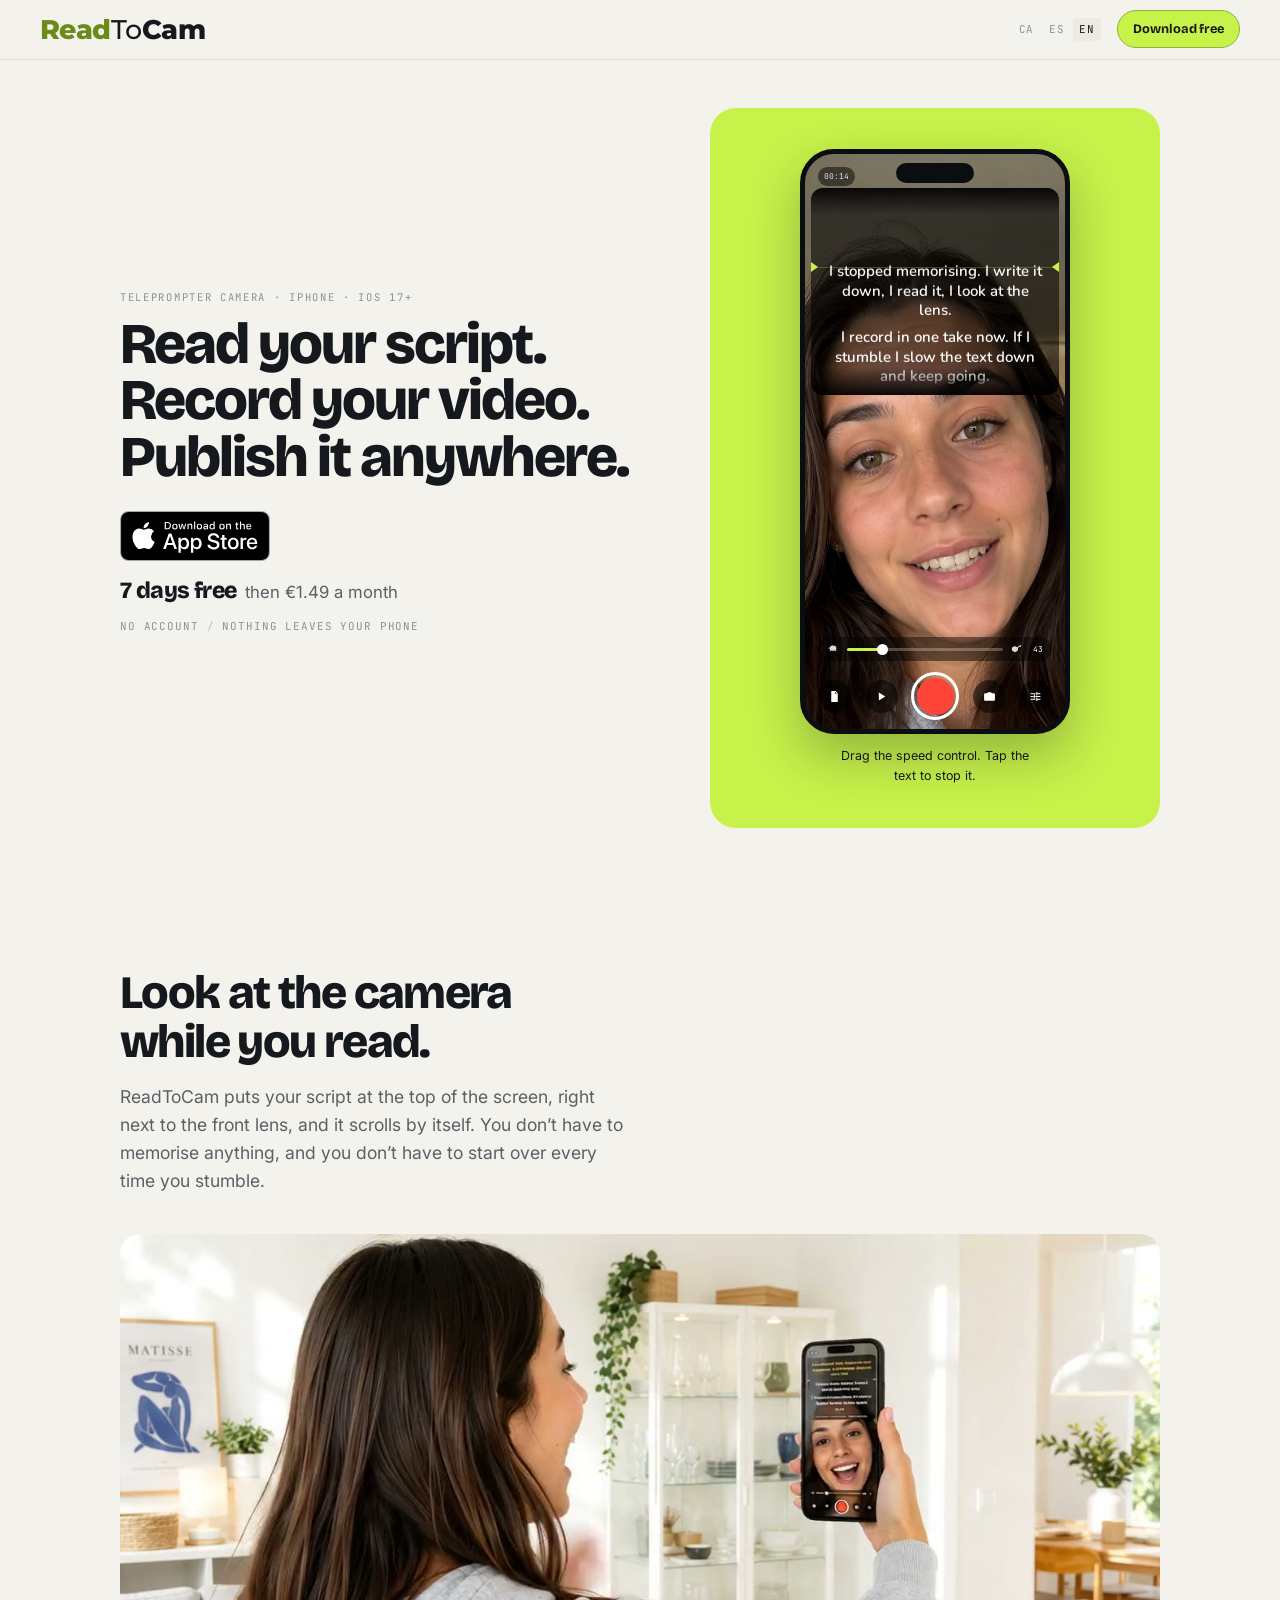
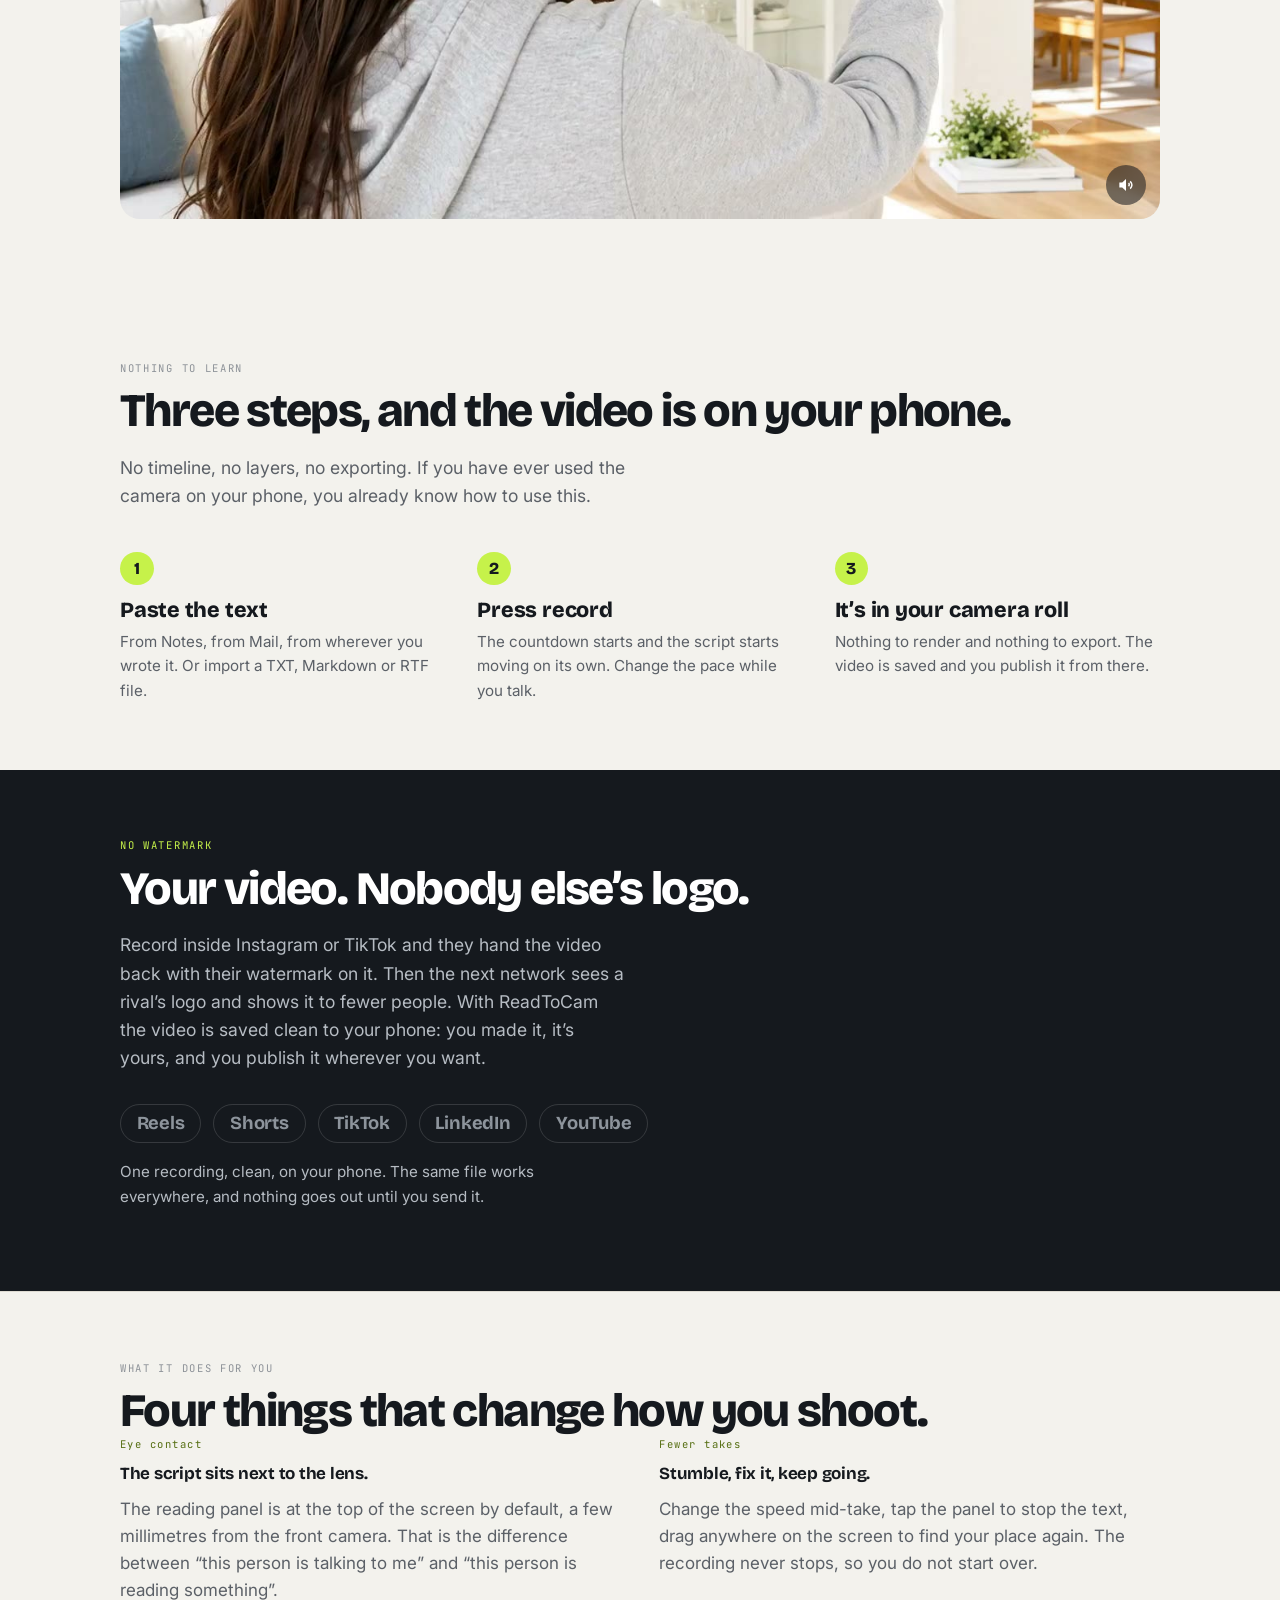
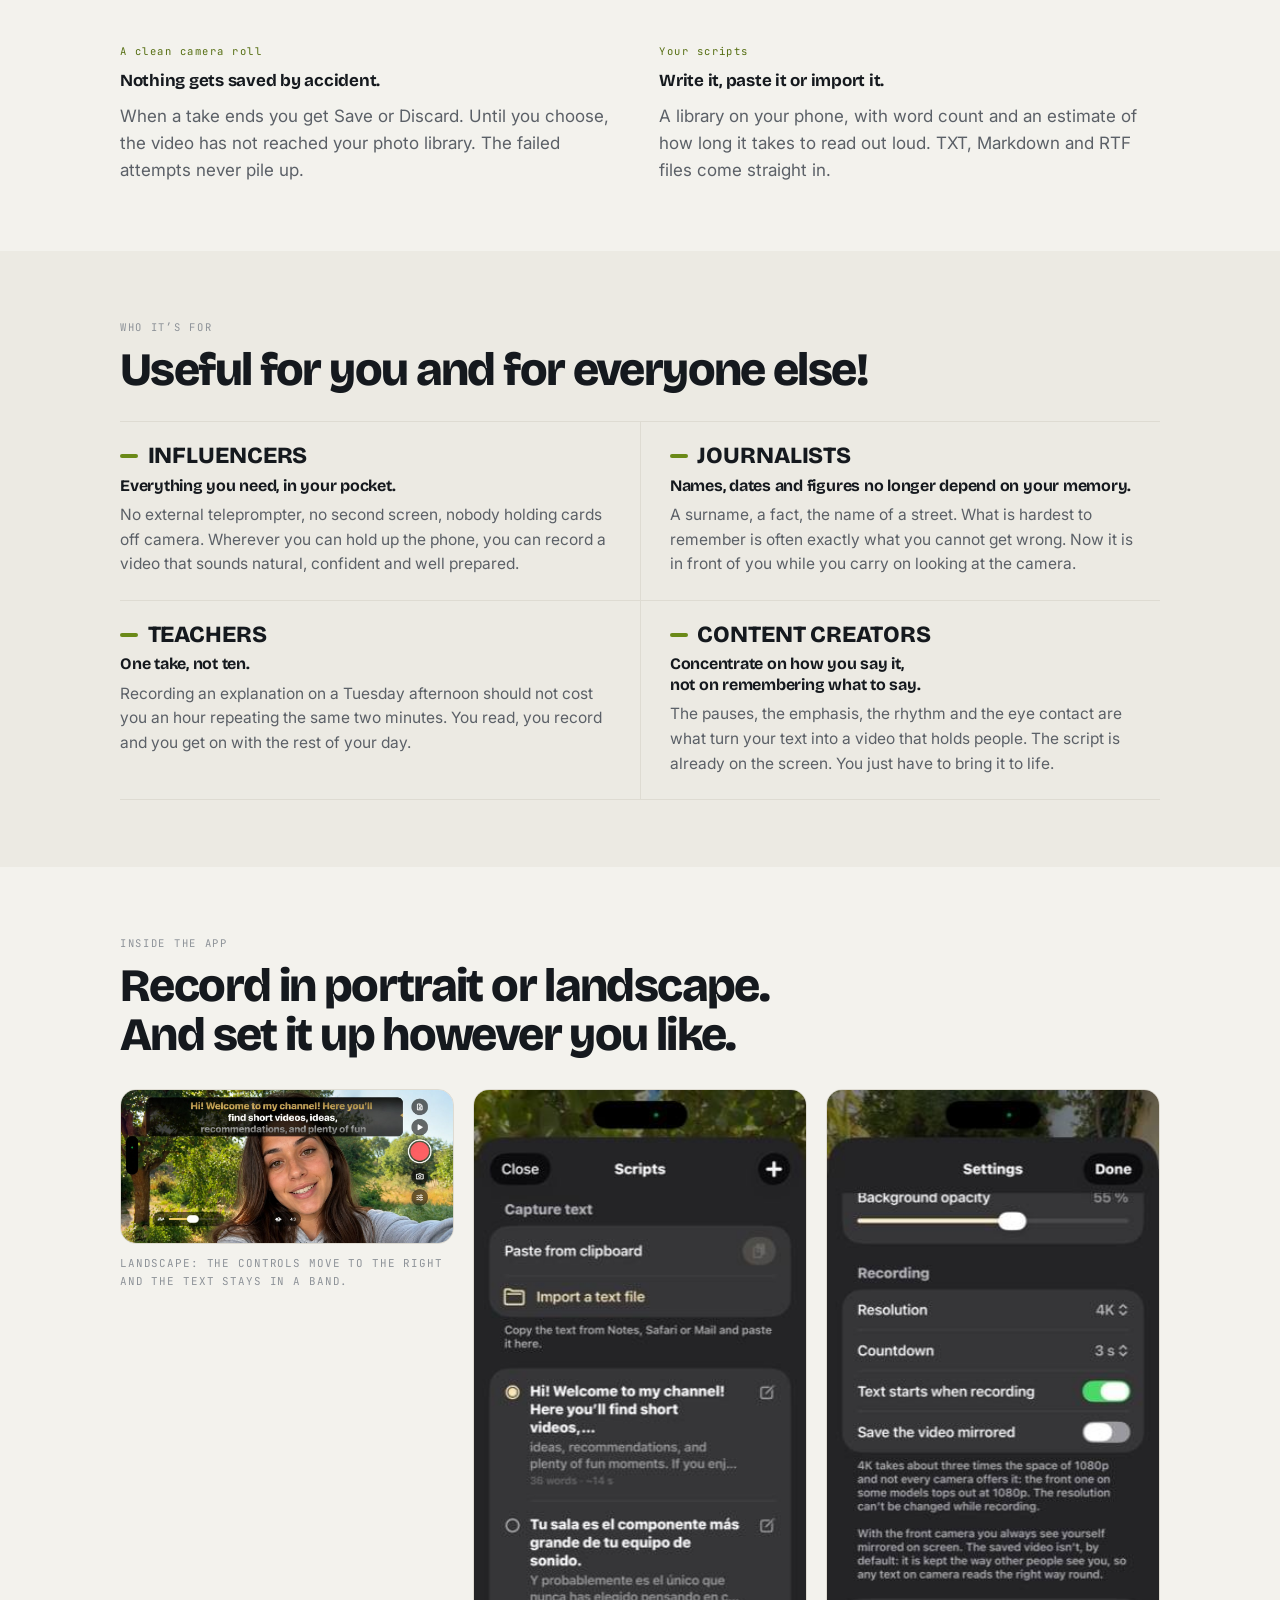
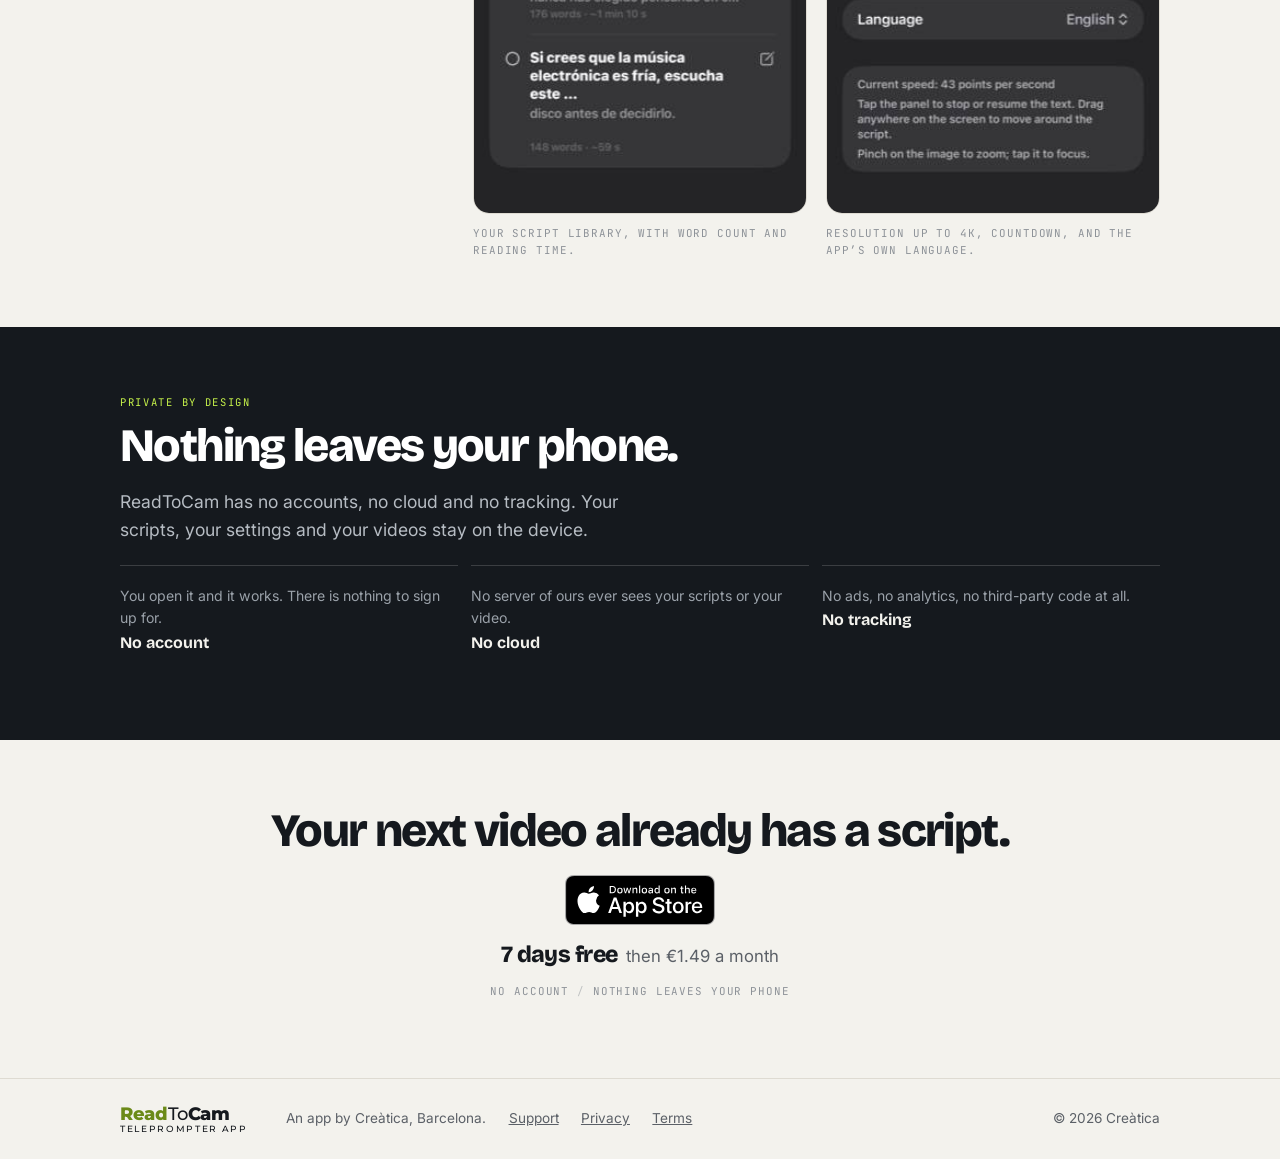
<file: index.html>
<!DOCTYPE html>
<html lang="en">
<head>
<meta charset="utf-8">
<meta name="viewport" content="width=device-width, initial-scale=1">
<title>ReadToCam — iPhone teleprompter camera for creators</title>
<meta name="description" content="Read your script while you record on iPhone. The teleprompter sits next to the front lens, the video is saved to your phone, and you publish it wherever you want.">
<link rel="canonical" href="https://readtocam.app/">
<meta property="og:title" content="ReadToCam — iPhone teleprompter camera for creators">
<meta property="og:description" content="Read your script while you record. The teleprompter sits next to the front lens, the video stays on your phone, and you publish it wherever you want.">
<meta property="og:type" content="website">
<meta property="og:url" content="https://readtocam.app/">
<meta property="og:site_name" content="ReadToCam">
<!-- Absoluta i no relativa: qui llegeix aquesta etiqueta és un servidor de
     fora (WhatsApp, Slack, X) que no sap d'on penja la pàgina. -->
<meta property="og:image" content="https://readtocam.app/assets/og.jpg">
<meta property="og:image:width" content="1200">
<meta property="og:image:height" content="630">
<meta property="og:image:alt" content="Someone recording a video with the ReadToCam teleprompter on their iPhone.">
<meta name="twitter:card" content="summary_large_image">
<link rel="icon" href="/assets/favicon-96.png" sizes="96x96" type="image/png">
<link rel="apple-touch-icon" href="/assets/apple-touch-icon.png">
<link rel="preconnect" href="https://fonts.googleapis.com">
<link rel="preconnect" href="https://fonts.gstatic.com" crossorigin>
<link href="https://fonts.googleapis.com/css2?family=Bricolage+Grotesque:opsz,wght@12..96,700;12..96,800&family=Inter:wght@400;600&family=JetBrains+Mono:wght@400;500&family=Montserrat:wght@500;800&family=Nunito:wght@600&display=swap" rel="stylesheet">
<link rel="stylesheet" href="css/style.css">
</head>
<body>

<nav class="nav">
  <a class="brand" href="index.html" aria-label="ReadToCam">
    <span class="logo"><b>Read</b><i>To</i><em>Cam</em></span>
    <span class="logo-tag">Teleprompter app</span>
  </a>
  <div class="langs">
    <button class="lang" data-lang="ca" aria-pressed="false">CA</button>
    <button class="lang" data-lang="es" aria-pressed="false">ES</button>
    <button class="lang" data-lang="en" aria-pressed="true">EN</button>
  </div>
  <a class="btn btn--sm" href="https://apps.apple.com/app/id6797649125" data-i18n="nav.download">Download free</a>
</nav>

<section class="hero">
  <div class="wrap hero-grid">
    <div>
      <span class="eyebrow">Teleprompter camera · iPhone · iOS 17+</span>
      <h1 class="claim">
        <span data-i18n="hero.title.1">Read your script.</span>
        <span data-i18n="hero.title.2">Record your video.</span>
        <span data-i18n="hero.title.3">Publish it anywhere.</span>
      </h1>
      <div class="hero-cta">
        <a class="badge" href="https://apps.apple.com/app/id6797649125">
          <img src="assets/badge-en.svg" alt="Download on the App Store"
               data-badge width="120" height="40">
        </a>
      </div>
      <p class="price">
        <b data-i18n="hero.trial">7 days free</b>
        <span data-i18n="hero.after">then €1.49 a month</span>
      </p>
      <p class="terms">
        <span data-i18n="hero.noaccount">No account</span><span data-i18n="hero.nothing">Nothing leaves your phone</span>
      </p>
    </div>

    <div class="stage">
      <div class="phone">
        <span class="notch"></span>
        <span class="phone-time">00:14</span>
        <div class="prompter">
          <div class="prompter-track">
            <p data-i18n="demo.1">I stopped memorising. I write it down, I read it, I look at the lens.</p>
            <p data-i18n="demo.2">I record in one take now. If I stumble I slow the text down and keep going.</p>
            <p data-i18n="demo.3">And nothing gets thrown away, because nothing gets saved by accident.</p>
            <p data-i18n="demo.4">Three things changed how I shoot video this year.</p>
          </div>
          <span class="readline"></span>
          <span class="paused-badge" data-i18n="demo.paused">Paused</span>
        </div>
        <div class="phone-bottom">
          <div class="speed">
            <svg viewBox="0 0 24 24" aria-hidden="true"><path d="M12 5c4 0 7 2.4 7 5.5 0 1.2-.5 2.3-1.3 3.2l1.1 2.1-1.7.9-1-2a9 9 0 0 1-8.2 0l-1 2-1.7-.9 1.1-2.1A4.8 4.8 0 0 1 5 10.5C5 7.4 8 5 12 5Zm-8 4c.6 0 1 .4 1 1l-.6 1.6A2.6 2.6 0 0 1 3 9.9c0-.5.4-.9 1-.9Z"/></svg>
            <input class="speed-rail" type="range" min="10" max="170" value="43"
                   data-i18n-aria="demo.speed" aria-label="Scrolling speed">
            <svg viewBox="0 0 24 24" aria-hidden="true"><path d="M7.5 6.5c1.8 0 3.4.8 4.4 2l4.4-2.6c.5-.3 1.1-.1 1.4.4.3.5.1 1.1-.4 1.4l-3.6 2.1c.3.7.4 1.4.4 2.2 0 3.3-2.8 6-6.2 6S1.5 15.3 1.5 12s2.7-5.5 6-5.5Zm11-2.5c1 0 1.8.8 1.8 1.8S19.5 7.6 18.5 7.6 16.7 6.8 16.7 5.8 17.5 4 18.5 4Z"/></svg>
            <b>43</b>
          </div>
          <div class="pbar">
            <span class="pbtn"><svg viewBox="0 0 24 24" aria-hidden="true"><path d="M6 2h8l4 4v16H6V2Zm7 1.5V7h3.5L13 3.5ZM8 11h8v1.5H8V11Zm0 3.5h8V16H8v-1.5Zm0 3.5h5v1.5H8V18Z"/></svg></span>
            <span class="pbtn"><svg viewBox="0 0 24 24" aria-hidden="true"><path d="M7 4.5 19 12 7 19.5v-15Z"/></svg></span>
            <span class="rec"><i></i></span>
            <span class="pbtn"><svg viewBox="0 0 24 24" aria-hidden="true"><path d="M9 4h6l1.2 2H20a2 2 0 0 1 2 2v10a2 2 0 0 1-2 2H4a2 2 0 0 1-2-2V8a2 2 0 0 1 2-2h3.8L9 4Zm3 4.5A4.5 4.5 0 1 0 16.5 13H15l2-2.6 2 2.6h-1.2A5.8 5.8 0 1 1 12 7.2v1.3Z"/></svg></span>
            <span class="pbtn"><svg viewBox="0 0 24 24" aria-hidden="true"><path d="M3 6h9v1.8H3V6Zm12.6 0H21v1.8h-5.4V6Zm-2.2-2.2h2v6.2h-2V3.8ZM3 11.1h5.4v1.8H3v-1.8Zm8.6 0H21v1.8h-9.4v-1.8ZM9 8.9h2v6.2H9V8.9ZM3 16.2h9V18H3v-1.8Zm12.6 0H21V18h-5.4v-1.8ZM13.4 14h2v6.2h-2V14Z"/></svg></span>
          </div>
        </div>
      </div>
      <p class="stage-hint" data-i18n="demo.hint">Drag the speed control. Tap the text to stop it.</p>
    </div>
  </div>
  </div>
</section>

<section class="hero-2">
  <div class="wrap">
    <h2 data-i18n="hero.title2">Look at the camera while you read.</h2>
    <p class="lede" data-i18n="hero.lede">ReadToCam puts your script at the top of the screen, right next to the front lens, and it scrolls by itself. You don’t have to memorise anything, and you don’t have to start over every time you stumble.</p>
    <figure class="in-use">
      <video src="assets/in-use.mp4" poster="assets/in-use-poster.jpg"
             width="1280" height="720" playsinline muted loop autoplay
             preload="metadata" data-i18n-aria="hero.alt"
             aria-label="Someone recording herself at home, reading a script while looking at the camera"></video>
      <button class="sound" type="button" aria-pressed="false"
              data-i18n-aria="video.sound" aria-label="Turn the sound on">
        <svg class="off" viewBox="0 0 24 24" aria-hidden="true"><path d="M4 9h3.5L12 4.8v14.4L7.5 15H4V9Zm12.4-.7 1.3-1.3A8 8 0 0 1 20 12a8 8 0 0 1-2.3 5l-1.3-1.3A6.2 6.2 0 0 0 18.2 12c0-1.4-.6-2.8-1.8-3.7Zm-1.9 1.9 1.2-1.2c.7.6 1.1 1.5 1.1 2.5s-.4 1.9-1.1 2.5l-1.2-1.2c.3-.3.5-.8.5-1.3s-.2-1-.5-1.3Z"/></svg>
        <svg class="on" viewBox="0 0 24 24" aria-hidden="true"><path d="M4 9h3.5L12 4.8v14.4L7.5 15H4V9Zm11.5 6.6-1.3-1.3 2.3-2.3-2.3-2.3 1.3-1.3 2.3 2.3 2.3-2.3 1.3 1.3-2.3 2.3 2.3 2.3-1.3 1.3-2.3-2.3-2.3 2.3Z"/></svg>
      </button>
    </figure>
  </div>
</section>

<section class="passes">
  <div class="wrap">
    <span class="eyebrow" data-i18n="passes.eyebrow">Nothing to learn</span>
    <h2 data-i18n="passes.title">Three steps, and the video is on your phone.</h2>
    <p class="lede" data-i18n="passes.lede">No timeline, no layers, no exporting. If you have ever used the camera on your phone, you already know how to use this.</p>
    <ol class="passes-list">
      <li>
        <h3 data-i18n="passes.1">Paste the text</h3>
        <p data-i18n="passes.1.desc">From Notes, from Mail, from wherever you wrote it. Or import a TXT, Markdown or RTF file.</p>
      </li>
      <li>
        <h3 data-i18n="passes.2">Press record</h3>
        <p data-i18n="passes.2.desc">The countdown starts and the script starts moving on its own. Change the pace while you talk.</p>
      </li>
      <li>
        <h3 data-i18n="passes.3">It’s in your camera roll</h3>
        <p data-i18n="passes.3.desc">Nothing to render and nothing to export. The video is saved and you publish it from there.</p>
      </li>
    </ol>
  </div>
</section>

<section class="dark">
  <div class="wrap">
    <span class="eyebrow" data-i18n="feed.eyebrow">No watermark</span>
    <h2 data-i18n="feed.title">Your video. Nobody else’s logo.</h2>
    <p class="lede" data-i18n="feed.lede">Record inside Instagram or TikTok and they hand the video back with their watermark on it. Then the next network sees a rival’s logo and shows it to fewer people. With ReadToCam the video is saved clean to your phone: you made it, it’s yours, and you publish it wherever you want.</p>
    <!-- Noms i prou. Posar-hi els logotips faria semblar que ReadToCam
         hi publica sol, i el que fa és desar el vídeo al telèfon. -->
    <p class="destins" aria-hidden="true">
      <span>Reels</span><span>Shorts</span><span>TikTok</span><span>LinkedIn</span><span>YouTube</span>
    </p>
    <p class="destins-peu" data-i18n="feed.peu">One recording, clean, on your phone. The same file works everywhere, and nothing goes out until you send it.</p>
  </div>
</section>

<hr class="hr">


<section>
  <div class="wrap">
    <span class="eyebrow" data-i18n="feat.eyebrow">What it does for you</span>
    <h2 data-i18n="feat.title">Four things that change how you shoot.</h2>

    <div class="features">
      <div class="feature">
        <span class="feature-num" data-i18n="feat.1.num">Eye contact</span>
        <h3 data-i18n="feat.1.title">The script sits next to the lens.</h3>
        <p data-i18n="feat.1.body">The reading panel is at the top of the screen by default, a few millimetres from the front camera.</p>
      </div>

      <div class="feature">
        <span class="feature-num" data-i18n="feat.2.num">Fewer takes</span>
        <h3 data-i18n="feat.2.title">Stumble, fix it, keep going.</h3>
        <p data-i18n="feat.2.body">Change the speed mid-take, tap the panel to stop the text, drag anywhere to find your place again.</p>
      </div>

      <div class="feature">
        <span class="feature-num" data-i18n="feat.3.num">A clean camera roll</span>
        <h3 data-i18n="feat.3.title">Nothing gets saved by accident.</h3>
        <p data-i18n="feat.3.body">When a take ends you get Save or Discard. Until you choose, the video has not reached your photo library.</p>
      </div>

      <div class="feature">
        <span class="feature-num" data-i18n="feat.4.num">Your scripts</span>
        <h3 data-i18n="feat.4.title">Write it, paste it or import it.</h3>
        <p data-i18n="feat.4.body">A library on your phone, with word count and an estimate of how long it takes to read out loud.</p>
      </div>
    </div>
  </div>
</section>

<section class="section-alt">
  <div class="wrap">
    <span class="eyebrow" data-i18n="who.eyebrow">Who it’s for</span>
    <h2 data-i18n="who.title">Useful for you and for everyone else!</h2>
    <div class="profiles">
      <div class="profile">
        <span class="profile-role" data-i18n="who.1.role">Influencers</span>
        <h3 data-i18n="who.1.title">Everything you need, in your pocket.</h3>
        <p data-i18n="who.1.body">No external teleprompter, no second screen, nobody holding cards off camera. Wherever you can hold up the phone, you can record a video that sounds natural, confident and well prepared.</p>
      </div>
      <div class="profile">
        <span class="profile-role" data-i18n="who.2.role">Journalists</span>
        <h3 data-i18n="who.2.title">Names, dates and figures no longer depend on your memory.</h3>
        <p data-i18n="who.2.body">A surname, a fact, the name of a street. What is hardest to remember is often exactly what you cannot get wrong. Now it is in front of you while you carry on looking at the camera.</p>
      </div>
      <div class="profile">
        <span class="profile-role" data-i18n="who.3.role">Teachers</span>
        <h3 data-i18n="who.3.title">One take, not ten.</h3>
        <p data-i18n="who.3.body">Recording an explanation on a Tuesday afternoon should not cost you an hour repeating the same two minutes. You read, you record and you get on with the rest of your day.</p>
      </div>
      <div class="profile">
        <span class="profile-role" data-i18n="who.4.role">Content creators</span>
        <h3 data-i18n="who.4.title">Concentrate on how you say it, not on remembering what to say.</h3>
        <p data-i18n="who.4.body">The pauses, the emphasis, the rhythm and the eye contact are what turn your text into a video that holds people. The script is already on the screen. You just have to bring it to life.</p>
      </div>
    </div>
  </div>
</section>

<section>
  <div class="wrap">
    <span class="eyebrow" data-i18n="gallery.eyebrow">Inside the app</span>
    <h2 data-i18n="gallery.title">Record in portrait or landscape. And set it up however you like.</h2>
    <div class="gallery">
      <figure style="margin:0">
        <img class="shot" src="assets/shot-landscape.jpg" alt="ReadToCam in landscape, with the script across the top and the controls in a column on the right" loading="lazy" width="1200" height="554">
        <figcaption class="terms" style="margin-top:.7rem" data-i18n="gallery.1">Landscape: the controls move to the right.</figcaption>
      </figure>
      <figure style="margin:0">
        <img class="shot" src="assets/shot-scripts.jpg" alt="The script library, with word count and reading time" loading="lazy" width="660" height="1434">
        <figcaption class="terms" style="margin-top:.7rem" data-i18n="gallery.2">Your script library.</figcaption>
      </figure>
      <figure style="margin:0">
        <img class="shot" src="assets/shot-recording.jpg" alt="Recording settings: resolution, countdown and language" loading="lazy" width="660" height="1434">
        <figcaption class="terms" style="margin-top:.7rem" data-i18n="gallery.3">Resolution up to 4K and countdown.</figcaption>
      </figure>
    </div>
  </div>
</section>

<section class="dark">
  <div class="wrap">
    <span class="eyebrow" data-i18n="privacy.eyebrow">Private by design</span>
    <h2 data-i18n="privacy.title">Nothing leaves your phone.</h2>
    <p class="lede" data-i18n="privacy.lede">ReadToCam has no accounts, no cloud and no tracking.</p>
    <ul class="privacy-list">
      <li><span data-i18n="privacy.1.desc">You open it and it works.</span><em data-i18n="privacy.1" style="font-style:normal">No account</em></li>
      <li><span data-i18n="privacy.2.desc">No server of ours ever sees your video.</span><em data-i18n="privacy.2" style="font-style:normal">No cloud</em></li>
      <li><span data-i18n="privacy.3.desc">No ads, no analytics, no third-party code.</span><em data-i18n="privacy.3" style="font-style:normal">No tracking</em></li>
    </ul>
  </div>
</section>

<section class="close">
  <div class="wrap">
    <h2 data-i18n="close.title">Your next video already has a script.</h2>
    <div class="hero-cta">
      <a class="badge" href="https://apps.apple.com/app/id6797649125">
        <img src="assets/badge-en.svg" alt="Download on the App Store"
             data-badge width="120" height="40">
      </a>
    </div>
    <p class="price">
      <b data-i18n="hero.trial">7 days free</b>
      <span data-i18n="hero.after">then €1.49 a month</span>
    </p>
    <p class="terms">
      <span data-i18n="hero.noaccount">No account</span><span data-i18n="hero.nothing">Nothing leaves your phone</span>
    </p>
  </div>
</section>

<footer>
  <div class="wrap foot">
    <a class="brand" href="index.html" aria-label="ReadToCam">
      <span class="logo"><b>Read</b><i>To</i><em>Cam</em></span>
      <span class="logo-tag">Teleprompter app</span>
    </a>
    <span data-i18n="foot.made">An app by Creàtica, Barcelona.</span>
    <a href="support.html" data-i18n="foot.support">Support</a>
    <a href="privacy.html" data-i18n="foot.privacy">Privacy</a>
    <a href="terms.html" data-i18n="foot.terms">Terms</a>
    <span class="sep">© 2026 Creàtica</span>
  </div>
</footer>

<script src="js/i18n.js"></script>
<script src="js/main.js"></script>
</body>
</html>
</file>
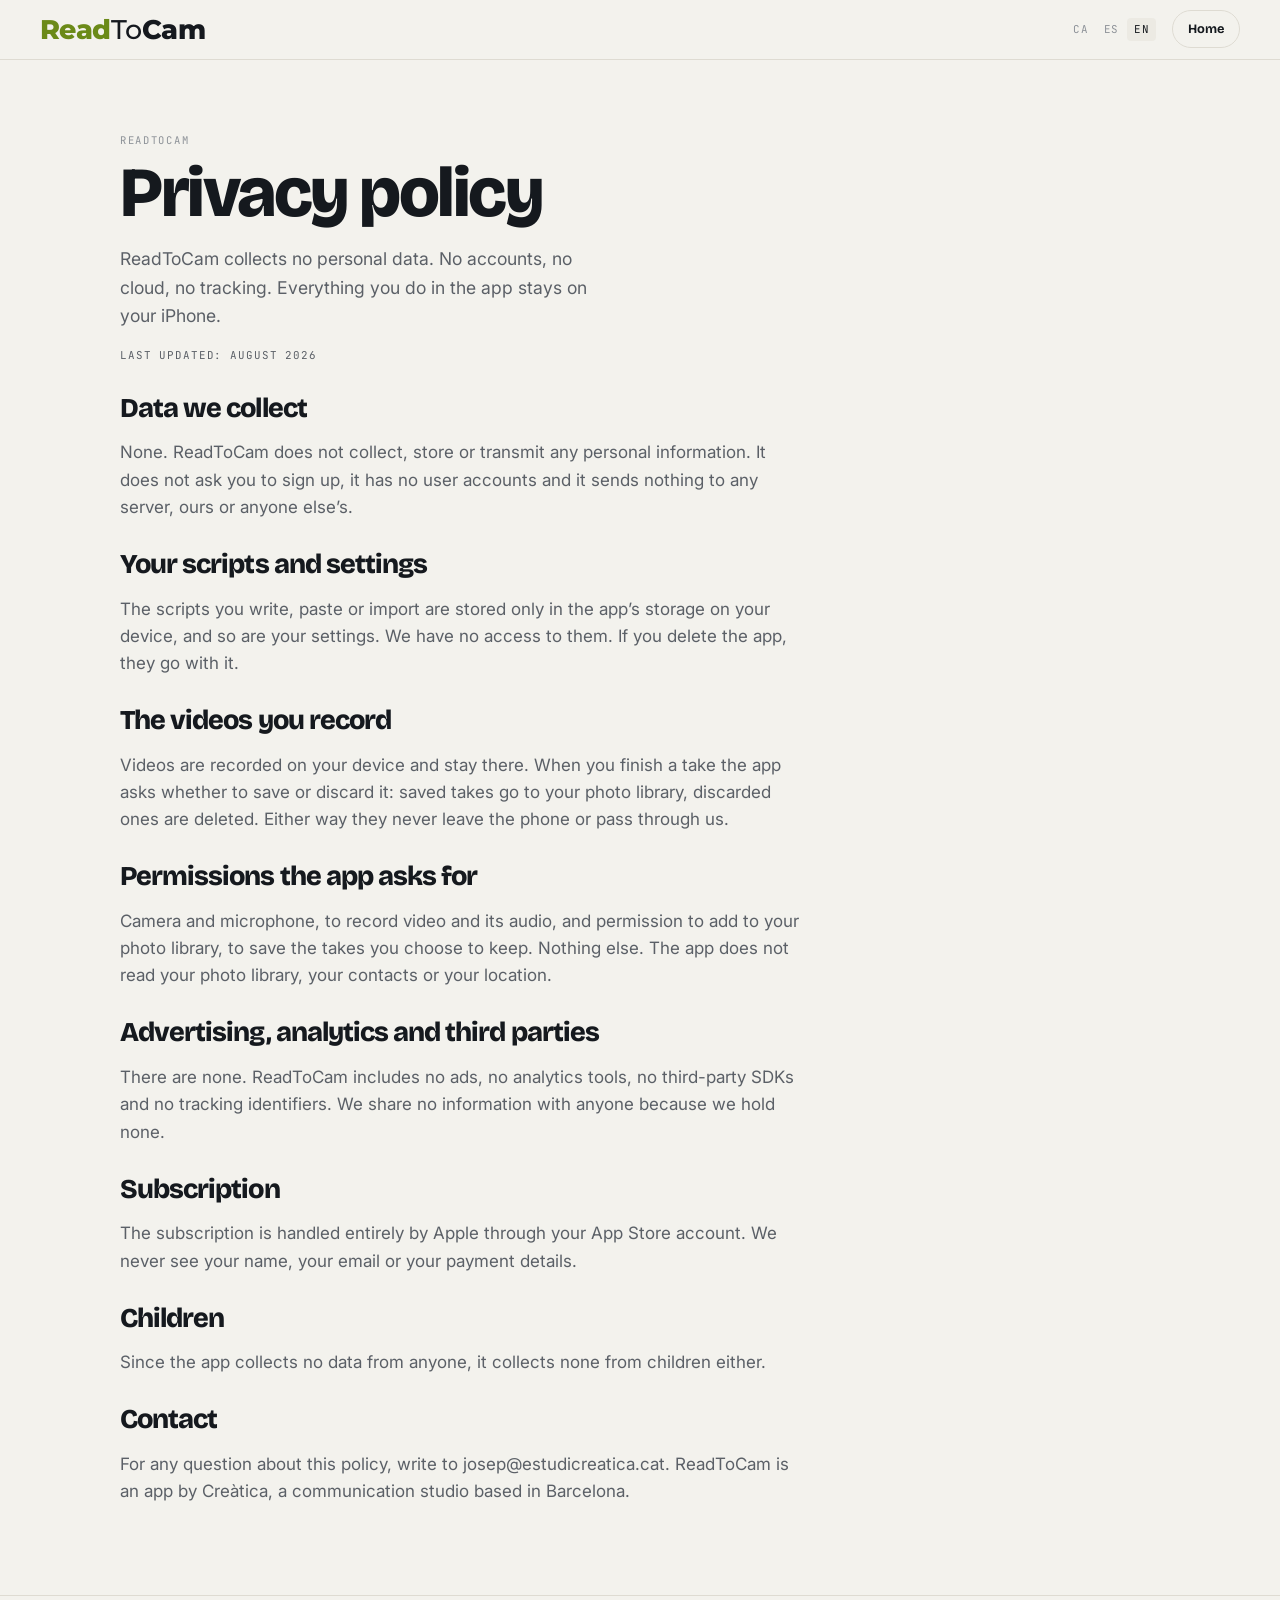
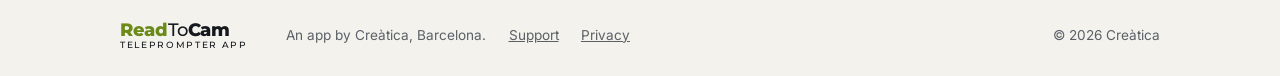
<file: privacy.html>
<!DOCTYPE html>
<html lang="en">
<head>
<meta charset="utf-8">
<meta name="viewport" content="width=device-width, initial-scale=1">
<title>ReadToCam — Privacy policy</title>
<meta name="description" content="ReadToCam collects no personal data. No accounts, no cloud, no tracking.">
<link rel="canonical" href="https://readtocam.app/privacy.html">
<link rel="icon" href="/assets/favicon-96.png" sizes="96x96" type="image/png">
<link rel="apple-touch-icon" href="/assets/apple-touch-icon.png">
<link rel="preconnect" href="https://fonts.googleapis.com">
<link rel="preconnect" href="https://fonts.gstatic.com" crossorigin>
<link href="https://fonts.googleapis.com/css2?family=Bricolage+Grotesque:opsz,wght@12..96,700;12..96,800&family=Inter:wght@400;600&family=JetBrains+Mono:wght@400;500&family=Montserrat:wght@500;800&family=Nunito:wght@600&display=swap" rel="stylesheet">
<link rel="stylesheet" href="css/style.css">
</head>
<body>

<nav class="nav">
  <a class="brand" href="index.html" aria-label="ReadToCam">
    <span class="logo"><b>Read</b><i>To</i><em>Cam</em></span>
    <span class="logo-tag">Teleprompter app</span>
  </a>
  <div class="langs">
    <button class="lang" data-lang="ca" aria-pressed="false">CA</button>
    <button class="lang" data-lang="es" aria-pressed="false">ES</button>
    <button class="lang" data-lang="en" aria-pressed="true">EN</button>
  </div>
  <a class="btn btn--sm btn--ghost" href="index.html" data-i18n="foot.home">Home</a>
</nav>

<section class="doc">
  <div class="wrap">
    <span class="eyebrow" data-i18n="pri.eyebrow">ReadToCam</span>
    <h1 data-i18n="pri.title">Privacy policy</h1>
    <p class="lede" data-i18n="pri.lede">ReadToCam collects no personal data.</p>
    <p class="terms" data-i18n="pri.updated">Last updated: August 2026</p>

    <h2 data-i18n="pri.s1.t">Section 1</h2>
    <p data-i18n="pri.s1.b">Body 1</p>
    <h2 data-i18n="pri.s2.t">Section 2</h2>
    <p data-i18n="pri.s2.b">Body 2</p>
    <h2 data-i18n="pri.s3.t">Section 3</h2>
    <p data-i18n="pri.s3.b">Body 3</p>
    <h2 data-i18n="pri.s4.t">Section 4</h2>
    <p data-i18n="pri.s4.b">Body 4</p>
    <h2 data-i18n="pri.s5.t">Section 5</h2>
    <p data-i18n="pri.s5.b">Body 5</p>
    <h2 data-i18n="pri.s6.t">Section 6</h2>
    <p data-i18n="pri.s6.b">Body 6</p>
    <h2 data-i18n="pri.s7.t">Section 7</h2>
    <p data-i18n="pri.s7.b">Body 7</p>
    <h2 data-i18n="pri.s8.t">Section 8</h2>
    <p data-i18n="pri.s8.b">Body 8</p>
  </div>
</section>

<footer>
  <div class="wrap foot">
    <a class="brand" href="index.html" aria-label="ReadToCam">
      <span class="logo"><b>Read</b><i>To</i><em>Cam</em></span>
      <span class="logo-tag">Teleprompter app</span>
    </a>
    <span data-i18n="foot.made">An app by Creàtica, Barcelona.</span>
    <a href="support.html" data-i18n="foot.support">Support</a>
    <a href="privacy.html" data-i18n="foot.privacy">Privacy</a>
    <span class="sep">© 2026 Creàtica</span>
  </div>
</footer>

<script src="js/i18n.js"></script>
</body>
</html>
</file>
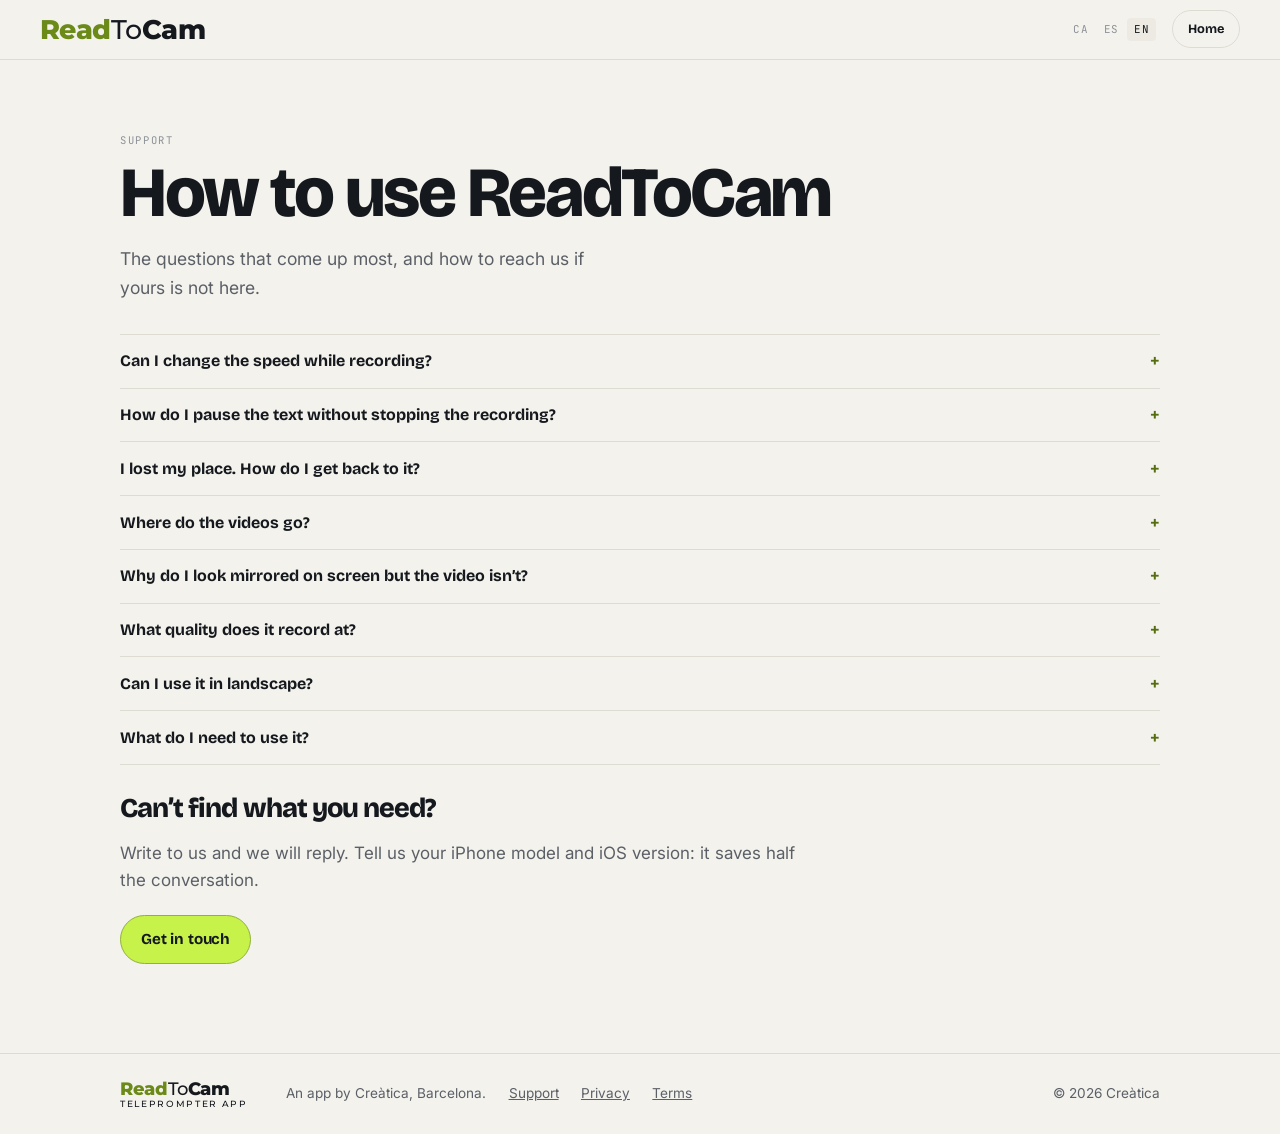
<file: support.html>
<!DOCTYPE html>
<html lang="en">
<head>
<meta charset="utf-8">
<meta name="viewport" content="width=device-width, initial-scale=1">
<title>ReadToCam — Support</title>
<meta name="description" content="Help and frequently asked questions for ReadToCam, the iPhone app that records video with a built-in teleprompter.">
<link rel="canonical" href="https://readtocam.app/support.html">
<link rel="icon" href="/assets/favicon-96.png" sizes="96x96" type="image/png">
<link rel="apple-touch-icon" href="/assets/apple-touch-icon.png">
<link rel="preconnect" href="https://fonts.googleapis.com">
<link rel="preconnect" href="https://fonts.gstatic.com" crossorigin>
<link href="https://fonts.googleapis.com/css2?family=Bricolage+Grotesque:opsz,wght@12..96,700;12..96,800&family=Inter:wght@400;600&family=JetBrains+Mono:wght@400;500&family=Montserrat:wght@500;800&family=Nunito:wght@600&display=swap" rel="stylesheet">
<link rel="stylesheet" href="css/style.css">
</head>
<body>

<nav class="nav">
  <a class="brand" href="index.html" aria-label="ReadToCam">
    <span class="logo"><b>Read</b><i>To</i><em>Cam</em></span>
    <span class="logo-tag">Teleprompter app</span>
  </a>
  <div class="langs">
    <button class="lang" data-lang="ca" aria-pressed="false">CA</button>
    <button class="lang" data-lang="es" aria-pressed="false">ES</button>
    <button class="lang" data-lang="en" aria-pressed="true">EN</button>
  </div>
  <a class="btn btn--sm btn--ghost" href="index.html" data-i18n="foot.home">Home</a>
</nav>

<section class="doc">
  <div class="wrap">
    <span class="eyebrow" data-i18n="sup.eyebrow">Support</span>
    <h1 data-i18n="sup.title">How to use ReadToCam</h1>
    <p class="lede" data-i18n="sup.lede">The questions that come up most.</p>

    <div class="faq">
      <details>
        <summary data-i18n="sup.q1">Question 1</summary>
        <p data-i18n="sup.a1">Answer 1</p>
      </details>
      <details>
        <summary data-i18n="sup.q2">Question 2</summary>
        <p data-i18n="sup.a2">Answer 2</p>
      </details>
      <details>
        <summary data-i18n="sup.q3">Question 3</summary>
        <p data-i18n="sup.a3">Answer 3</p>
      </details>
      <details>
        <summary data-i18n="sup.q4">Question 4</summary>
        <p data-i18n="sup.a4">Answer 4</p>
      </details>
      <details>
        <summary data-i18n="sup.q5">Question 5</summary>
        <p data-i18n="sup.a5">Answer 5</p>
      </details>
      <details>
        <summary data-i18n="sup.q6">Question 6</summary>
        <p data-i18n="sup.a6">Answer 6</p>
      </details>
      <details>
        <summary data-i18n="sup.q7">Question 7</summary>
        <p data-i18n="sup.a7">Answer 7</p>
      </details>
      <details>
        <summary data-i18n="sup.q8">Question 8</summary>
        <p data-i18n="sup.a8">Answer 8</p>
      </details>
    </div>

    <h2 data-i18n="sup.contact.title">Can’t find what you need?</h2>
    <p data-i18n="sup.contact.body">Write to us and we will reply.</p>
    <p style="margin-top:1.3rem">
      <a class="btn" href="mailto:josep@estudicreatica.cat?subject=ReadToCam">
        <span data-i18n="sup.contact.cta">Get in touch</span>
      </a>
    </p>
  </div>
</section>

<footer>
  <div class="wrap foot">
    <a class="brand" href="index.html" aria-label="ReadToCam">
      <span class="logo"><b>Read</b><i>To</i><em>Cam</em></span>
      <span class="logo-tag">Teleprompter app</span>
    </a>
    <span data-i18n="foot.made">An app by Creàtica, Barcelona.</span>
    <a href="support.html" data-i18n="foot.support">Support</a>
    <a href="privacy.html" data-i18n="foot.privacy">Privacy</a>
    <a href="terms.html" data-i18n="foot.terms">Terms</a>
    <span class="sep">© 2026 Creàtica</span>
  </div>
</footer>

<script src="js/i18n.js"></script>
</body>
</html>
</file>
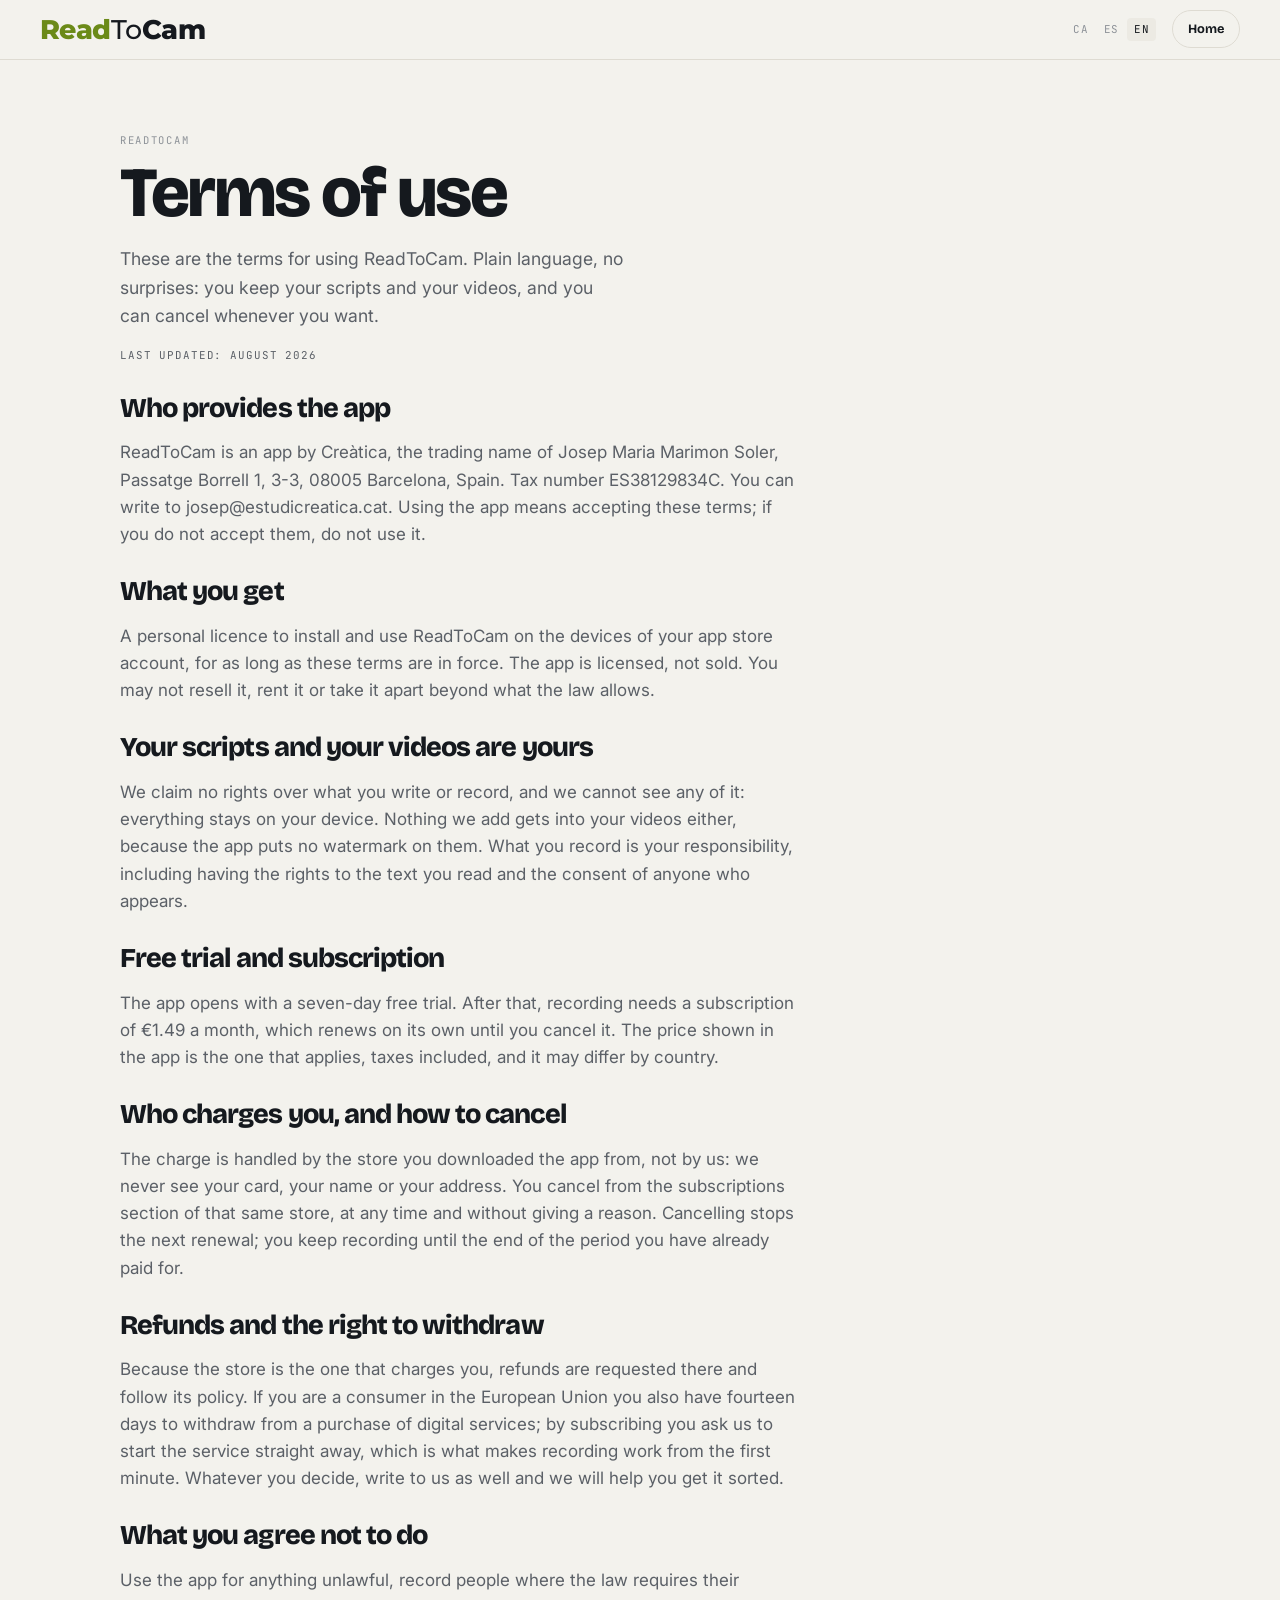
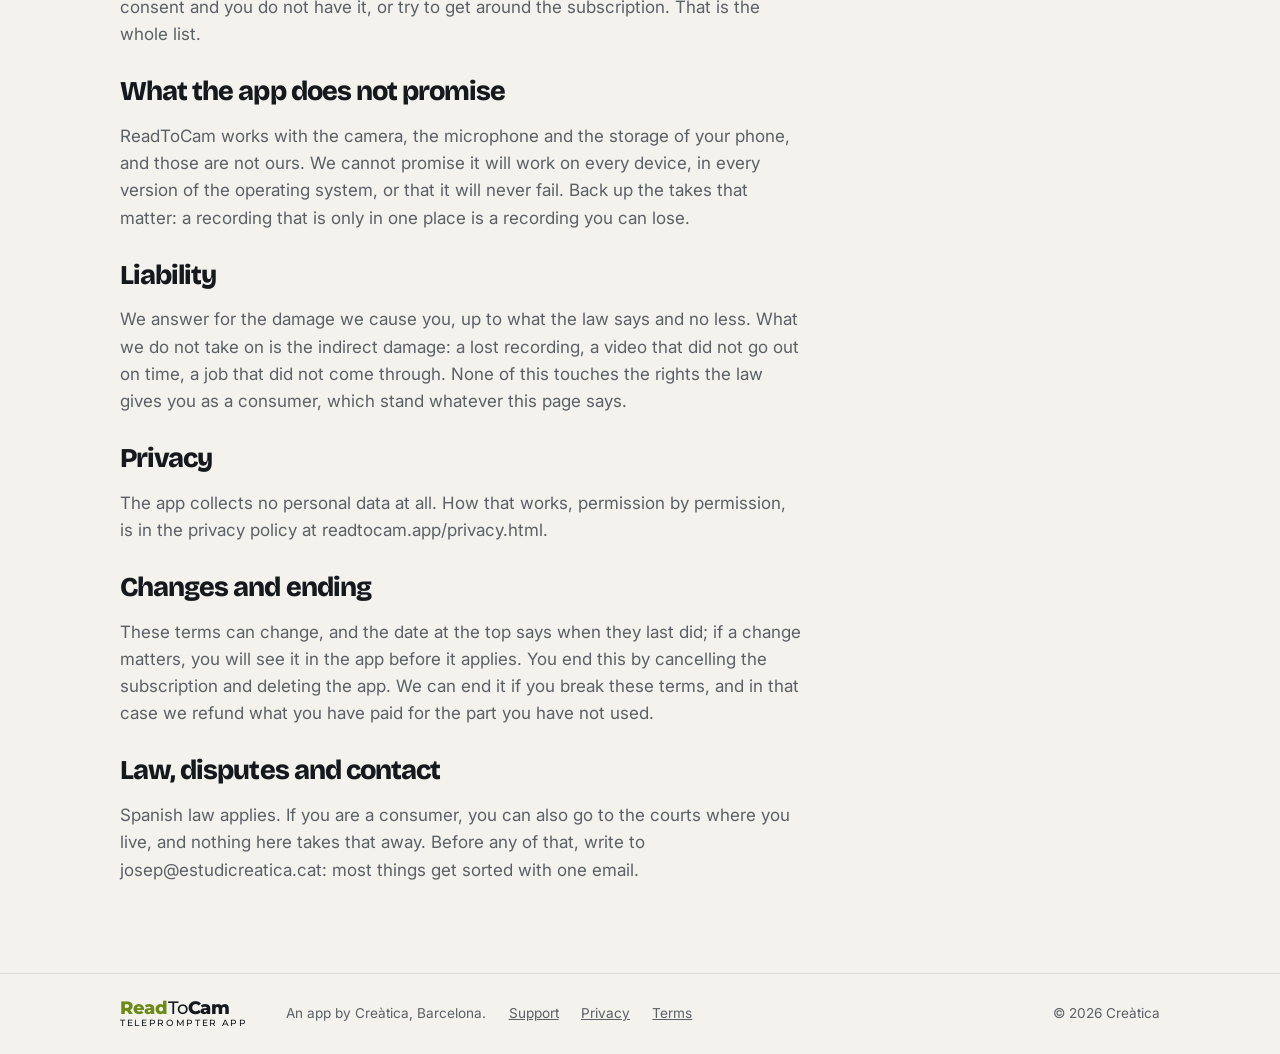
<file: terms.html>
<!DOCTYPE html>
<html lang="en">
<head>
<meta charset="utf-8">
<meta name="viewport" content="width=device-width, initial-scale=1">
<title>ReadToCam — Terms of use</title>
<meta name="description" content="The terms for using ReadToCam: licence, subscription, refunds and contact.">
<link rel="canonical" href="https://readtocam.app/terms.html">
<link rel="icon" href="/assets/favicon-96.png" sizes="96x96" type="image/png">
<link rel="apple-touch-icon" href="/assets/apple-touch-icon.png">
<link rel="preconnect" href="https://fonts.googleapis.com">
<link rel="preconnect" href="https://fonts.gstatic.com" crossorigin>
<link href="https://fonts.googleapis.com/css2?family=Bricolage+Grotesque:opsz,wght@12..96,700;12..96,800&family=Inter:wght@400;600&family=JetBrains+Mono:wght@400;500&family=Montserrat:wght@500;800&family=Nunito:wght@600&display=swap" rel="stylesheet">
<link rel="stylesheet" href="css/style.css">
</head>
<body>

<nav class="nav">
  <a class="brand" href="index.html" aria-label="ReadToCam">
    <span class="logo"><b>Read</b><i>To</i><em>Cam</em></span>
    <span class="logo-tag">Teleprompter app</span>
  </a>
  <div class="langs">
    <button class="lang" data-lang="ca" aria-pressed="false">CA</button>
    <button class="lang" data-lang="es" aria-pressed="false">ES</button>
    <button class="lang" data-lang="en" aria-pressed="true">EN</button>
  </div>
  <a class="btn btn--sm btn--ghost" href="index.html" data-i18n="foot.home">Home</a>
</nav>

<section class="doc">
  <div class="wrap">
    <span class="eyebrow" data-i18n="ter.eyebrow">ReadToCam</span>
    <h1 data-i18n="ter.title">Terms of use</h1>
    <p class="lede" data-i18n="ter.lede">Lede</p>
    <p class="terms" data-i18n="ter.updated">Last updated: August 2026</p>

    <h2 data-i18n="ter.s1.t">Section 1</h2>
    <p data-i18n="ter.s1.b">Body 1</p>
    <h2 data-i18n="ter.s2.t">Section 2</h2>
    <p data-i18n="ter.s2.b">Body 2</p>
    <h2 data-i18n="ter.s3.t">Section 3</h2>
    <p data-i18n="ter.s3.b">Body 3</p>
    <h2 data-i18n="ter.s4.t">Section 4</h2>
    <p data-i18n="ter.s4.b">Body 4</p>
    <h2 data-i18n="ter.s5.t">Section 5</h2>
    <p data-i18n="ter.s5.b">Body 5</p>
    <h2 data-i18n="ter.s6.t">Section 6</h2>
    <p data-i18n="ter.s6.b">Body 6</p>
    <h2 data-i18n="ter.s7.t">Section 7</h2>
    <p data-i18n="ter.s7.b">Body 7</p>
    <h2 data-i18n="ter.s8.t">Section 8</h2>
    <p data-i18n="ter.s8.b">Body 8</p>
    <h2 data-i18n="ter.s9.t">Section 9</h2>
    <p data-i18n="ter.s9.b">Body 9</p>
    <h2 data-i18n="ter.s10.t">Section 10</h2>
    <p data-i18n="ter.s10.b">Body 10</p>
    <h2 data-i18n="ter.s11.t">Section 11</h2>
    <p data-i18n="ter.s11.b">Body 11</p>
    <h2 data-i18n="ter.s12.t">Section 12</h2>
    <p data-i18n="ter.s12.b">Body 12</p>
  </div>
</section>

<footer>
  <div class="wrap foot">
    <a class="brand" href="index.html" aria-label="ReadToCam">
      <span class="logo"><b>Read</b><i>To</i><em>Cam</em></span>
      <span class="logo-tag">Teleprompter app</span>
    </a>
    <span data-i18n="foot.made">An app by Creàtica, Barcelona.</span>
    <a href="support.html" data-i18n="foot.support">Support</a>
    <a href="privacy.html" data-i18n="foot.privacy">Privacy</a>
    <a href="terms.html" data-i18n="foot.terms">Terms</a>
    <span class="sep">© 2026 Creàtica</span>
  </div>
</footer>

<script src="js/i18n.js"></script>
</body>
</html>
</file>
<file: css/style.css>
/* ReadToCam — paper clar, tinta fosca, un sol accent lima.
   La franja fosca queda només a la pantalla del telèfon i al bloc de
   privadesa: el que ha de brillar és l'app, no la pàgina. */

:root {
  --paper: #f3f2ed;
  --paper-2: #eceae3;
  --ink: #15191e;
  --ink-soft: #5b6067;
  --ink-faint: #8d9298;
  /* Un sol to per a tota la marca, en tres punts de lluminositat, perquè
     cadascun passi el contrast al fons que li toca. Comprovat amb WCAG,
     no a ull: sobre aquest paper el lima clar es queda en 1,21:1. */
  --lime: #c6f24a;       /* només sobre fons fosc — 13,62:1 */
  --lime-deep: #6b8a18;  /* marques i text gran sobre paper — 3,55:1 */
  --lime-text: #556e11;  /* text petit sobre paper — 5,17:1 */
  --rule: #dedbd2;
  --dark: #15191e;

  /* El «Read» del logotip agafa el lima fosc: és text gran sobre paper i amb
     el clar es quedava en 1,21:1, o sigui invisible. El blau marí que hi
     havia abans no sortia enlloc més de la marca; ara és la tinta de sempre. */
  --logo-ink: var(--ink);
  --logo-accent: var(--lime-deep);

  --display: "Bricolage Grotesque", "Helvetica Neue", Arial, sans-serif;
  --body: "Inter", -apple-system, BlinkMacSystemFont, "Helvetica Neue", Arial, sans-serif;
  --mono: "JetBrains Mono", ui-monospace, SFMono-Regular, Menlo, monospace;

  --measure: 62ch;
  --pad: clamp(1.15rem, 5vw, 2.5rem);
}

* { box-sizing: border-box; }

html { scroll-behavior: smooth; }
@media (prefers-reduced-motion: reduce) {
  html { scroll-behavior: auto; }
  *, *::before, *::after { animation-duration: .001ms !important; transition-duration: .001ms !important; }
}

body {
  margin: 0;
  background: var(--paper);
  color: var(--ink);
  font-family: var(--body);
  font-size: 17px;
  line-height: 1.6;
  -webkit-font-smoothing: antialiased;
}

.wrap { max-width: 1120px; margin: 0 auto; padding-inline: var(--pad); }

/* ---------- capçalera ---------- */

.nav {
  position: sticky; top: 0; z-index: 20;
  display: flex; align-items: center; gap: 1rem;
  padding: .65rem var(--pad);
  background: color-mix(in srgb, var(--paper) 88%, transparent);
  backdrop-filter: blur(10px);
  border-bottom: 1px solid var(--rule);
}
.brand {
  text-decoration: none; margin-right: auto;
  display: grid; gap: .1rem; line-height: 1;
}
.logo {
  font-family: "Montserrat", var(--display);
  font-size: clamp(1.35rem, 3.4vw, 1.7rem);
  letter-spacing: -.02em; line-height: 1;
  color: var(--logo-ink);
}
/* L'accent va a «Read», com al logotip dibuixat: és el verb, i «ToCam»
   li penja. Abans el portava «Cam» i les dues versions no coincidien. */
.logo b  { font-weight: 800; font-style: normal; color: var(--logo-accent); }
.logo i  { font-weight: 500; font-style: normal; }
.logo em { font-weight: 800; font-style: normal; }
.logo-tag {
  font-family: "Montserrat", var(--display);
  font-weight: 500; font-size: .52em;
  letter-spacing: .19em; text-transform: uppercase;
  color: var(--logo-ink);
  /* A la barra no hi cap sense inflar-la; a peu de pàgina sí. */
  display: none;
}
.foot .logo { font-size: 1.15rem; }
.foot .logo-tag { display: block; font-size: .55rem; }
.foot .brand { margin-right: 1rem; }
.langs { display: flex; align-items: center; gap: .1rem; }
.lang {
  font-family: var(--mono); font-size: .68rem; letter-spacing: .06em;
  text-transform: uppercase; background: none; border: 0; cursor: pointer;
  color: var(--ink-faint); padding: .3rem .42rem; border-radius: 4px;
}
.lang[aria-pressed="true"] { color: var(--ink); background: var(--paper-2); }

/* ---------- botons ---------- */

.btn {
  display: inline-flex; align-items: center; gap: .5rem;
  font-family: var(--display); font-weight: 700; font-size: .95rem;
  letter-spacing: -.01em; text-decoration: none;
  padding: .72rem 1.25rem; border-radius: 999px;
  background: var(--lime); color: var(--ink);
  border: 1px solid color-mix(in srgb, var(--lime) 70%, var(--ink));
  transition: transform .15s ease, box-shadow .15s ease;
}
.btn:hover { transform: translateY(-1px); box-shadow: 0 6px 18px rgba(21,25,30,.14); }
.btn--sm { font-size: .8rem; padding: .48rem .95rem; }
.btn--ghost { background: transparent; border-color: var(--rule); }

a { color: var(--ink); }
a:focus-visible, button:focus-visible {
  outline: 2px solid var(--lime-deep); outline-offset: 3px; border-radius: 4px;
}

/* ---------- tipografia ---------- */

h1, h2, h3 { font-family: var(--display); letter-spacing: -.035em; text-wrap: balance; margin: 0; }
h1 { font-size: clamp(2.5rem, 7.5vw, 4.4rem); line-height: .98; font-weight: 800; }
h2 { font-size: clamp(1.75rem, 4.4vw, 2.9rem); line-height: 1.06; font-weight: 800; }
h3 { font-size: 1.06rem; line-height: 1.3; font-weight: 700; letter-spacing: -.015em; }

.eyebrow {
  font-family: var(--mono); font-size: .66rem; letter-spacing: .16em;
  text-transform: uppercase; color: var(--ink-faint);
  display: block; margin-bottom: .65rem;
}
.lede { font-size: 1.1rem; color: var(--ink-soft); max-width: 46ch; }
p { max-width: var(--measure); }

section { padding-block: clamp(2.4rem, 5.5vw, 4.2rem); }
.section-alt { background: var(--paper-2); }
.hr { height: 1px; background: var(--rule); border: 0; margin: 0; }

/* ---------- portada ---------- */

.hero { padding-top: clamp(2rem, 4vw, 3rem); }
.hero-grid { display: grid; gap: clamp(1.6rem, 3.5vw, 2.6rem); align-items: center; }
@media (min-width: 900px) { .hero-grid { grid-template-columns: 1fr .82fr; } }

/* Tres afirmacions paral·leles, una per línia. La mida la marca la més
   llarga en els tres idiomes ("Just read and record.") dins la columna, que
   al voltant dels 900 px és quan es queda més estreta. */
.claim span { display: block; }
/* 4,7vw i no 5: la línia més llarga de les tres —el castellà— ocupava el
   99% de la columna, i com que la lletra i la columna creixen totes dues
   amb la finestra, es partia a qualsevol amplada. Amb això hi ha marge. */
.hero .claim { font-size: clamp(2.1rem, 4.7vw, 3.6rem); }
.hero .claim + .hero-cta { margin-top: 1.6rem; }
.hero p.lede { margin: .9rem 0 1.4rem; }
.hero-cta { display: flex; flex-wrap: wrap; align-items: center; gap: .9rem; }

/* El distintiu oficial d'Apple, tal com el donen ells: no es pot redibuixar
   ni recolorir. Va a 50 px d'alt, per sobre del mínim de 40 que demanen, i
   l'aire que té a sobre i a sota (26 i 17 px) passa de llarg el 10% de
   l'alçada que exigeixen de marge.

   L'amplada varia amb l'idioma —el català és el més ample— així que mana
   l'alçada i l'amplada s'ajusta sola. El farciment amb marge negatiu només
   eixampla la zona clicable sense moure res de lloc. */
.badge { display: inline-block; line-height: 0; padding: 5px; margin: -5px; }
.badge img { height: 50px; width: auto; display: block; }
.badge:hover img { opacity: .88; }

/* Les condicions econòmiques van just sota del botó i a mida de lectura:
   abans eren una nota en versaletes al peu del bloc i ningú no les veia. */
.price {
  display: flex; flex-wrap: wrap; align-items: baseline; gap: .55rem;
  margin: 1.05rem 0 0; font-size: 1.05rem;
}
/* Destaca per mida i pes, no per decoració: el botó ja és lima ple i una
   segona taca de color al costat es barallaria amb ell. */
.price b {
  font-family: var(--display); font-weight: 800; letter-spacing: -.025em;
  color: var(--ink); font-size: 1.45rem; line-height: 1.1;
}
.price span { color: var(--ink-soft); }

/* El missatge que abans obria la pàgina. Ara va després de la portada, sol,
   amb prou aire perquè es llegeixi com una afirmació i no com un titolet. */
.hero-2 { padding-block: clamp(2.6rem, 6vw, 4.6rem); }
.hero-2 h2 { max-width: 18ch; }
.hero-2 .lede { margin-top: 1rem; }
/* Una banda ampla, no una segona columna: el hero de dalt ja és text a
   l'esquerra i telèfon a la dreta, i repetir-ho aquí quedava monòton. */
.in-use {
  position: relative; margin: clamp(1.6rem, 3.5vw, 2.4rem) 0 0;
  border-radius: 20px; overflow: hidden; line-height: 0;
}
.in-use video { display: block; width: 100%; height: auto; }

/* Arrenca sense so perquè ningú no vol que una pàgina li parli sense
   demanar-ho, però la model llegeix el guió en veu alta i qui vulgui
   sentir-ho ha de poder. */
.sound {
  position: absolute; right: 14px; bottom: 14px;
  width: 40px; height: 40px; padding: 0; border: 0; cursor: pointer;
  border-radius: 999px; background: rgba(21,25,30,.55); color: #fff;
  display: grid; place-items: center; backdrop-filter: blur(6px);
  transition: background .15s ease;
}
.sound:hover { background: rgba(21,25,30,.75); }
.sound svg { width: 20px; height: 20px; fill: currentColor; }
.sound .on { display: none; }
.sound[aria-pressed="true"] .on  { display: block; }
.sound[aria-pressed="true"] .off { display: none; }

.terms {
  font-family: var(--mono); font-size: .68rem; letter-spacing: .08em;
  text-transform: uppercase; color: var(--ink-faint); margin-top: .8rem;
}
.terms span + span::before { content: " / "; opacity: .5; }

/* ---------- el telèfon: la mateixa interfície que l'app ----------
   Mides preses de l'app i escalades: la pantalla real fa 402 pt d'ample i
   aquí en fa 270, així que tot va a ~0,67. La lletra de 34 pt de l'app queda
   en 15 px, que dona les mateixes paraules per línia. */

.stage {
  background: var(--lime);
  border-radius: 26px;
  padding: clamp(1.5rem, 4vw, 2.6rem);
  display: grid; place-items: center;
}
.phone {
  --app-accent: var(--lime);      /* el mateix lima que la pàgina: ja no són dos colors */
  --app-font: ui-rounded, "SF Pro Rounded", "Nunito", system-ui, sans-serif;
  width: min(270px, 74vw); aspect-ratio: 9 / 19.5;
  background: var(--dark) url("../assets/phone-bg.jpg") center top / cover no-repeat;
  border-radius: 34px;
  border: 5px solid #0b0e11;
  position: relative; overflow: hidden;
  box-shadow: 0 22px 50px rgba(21,25,30,.28);
}
.notch {
  position: absolute; top: 9px; left: 50%; transform: translateX(-50%);
  width: 30%; height: 20px; background: #0b0e11; border-radius: 999px; z-index: 3;
}

/* Panell: negre al 55% i cantons de 18 pt, com a l'app. */
.prompter {
  /* 36% i no el 45% de l'app: amb la cara de la model els ulls cauen al 48%
     de l'alçada i el panell més alt n'hi tapava un. */
  position: absolute; inset: 34px 6px auto 6px; height: 36%;
  background: rgba(0,0,0,.55); border-radius: 12px; overflow: hidden;
}
.prompter-track { position: absolute; inset-inline: 13px; top: 0; will-change: transform; }
.prompter-track p {
  margin: 0 0 .5em; max-width: none;
  font-family: var(--app-font); font-weight: 600;
  font-size: 15px; line-height: 1.3; text-align: center; color: #fff;
}
/* Esvaïts a les vores, proporcionals a la lletra com a l'app. */
.prompter::before, .prompter::after {
  content: ""; position: absolute; left: 0; right: 0; height: 27px;
  pointer-events: none; z-index: 2;
}
.prompter::before { top: 0; background: linear-gradient(to bottom, rgba(0,0,0,.85), transparent); }
.prompter::after { bottom: 0; background: linear-gradient(to top, rgba(0,0,0,.9), transparent); }

.readline {
  position: absolute; left: 0; right: 0; top: 38%;
  height: 1px; background: color-mix(in srgb, var(--app-accent) 25%, transparent);
  z-index: 2;
}
.readline::before, .readline::after {
  content: ""; position: absolute; top: -5px;
  border-block: 5px solid transparent;
}
.readline::before { left: 0; border-left: 7px solid var(--app-accent); }
.readline::after { right: 0; border-right: 7px solid var(--app-accent); }

/* Barra inferior: velocitat i els cinc botons, com a l'app. */
.phone-bottom {
  position: absolute; left: 0; right: 0; bottom: 9px;
  display: grid; justify-items: center; gap: 11px; padding-inline: 13px;
}
.speed {
  display: flex; align-items: center; gap: 8px; width: 100%;
  background: rgba(0,0,0,.45); border-radius: 999px; padding: 5px 9px;
  color: rgba(255,255,255,.85);
}
.speed svg { width: 12px; height: 12px; flex: none; fill: currentColor; }
/* El control de velocitat és de debò: es pot arrossegar i el text canvia
   de ritme, com a l'app. */
.speed-rail {
  flex: 1; appearance: none; -webkit-appearance: none;
  background: transparent; height: 14px; margin: 0; cursor: grab;
}
.speed-rail:active { cursor: grabbing; }
.speed-rail::-webkit-slider-runnable-track {
  height: 3px; border-radius: 999px;
  background: linear-gradient(to right,
    var(--app-accent) 0 var(--pct, 22%), rgba(255,255,255,.25) var(--pct, 22%) 100%);
}
.speed-rail::-webkit-slider-thumb {
  -webkit-appearance: none; appearance: none;
  width: 11px; height: 11px; margin-top: -4px;
  background: #fff; border-radius: 999px; border: 0;
}
.speed-rail::-moz-range-track {
  height: 3px; border-radius: 999px; background: rgba(255,255,255,.25);
}
.speed-rail::-moz-range-progress { height: 3px; border-radius: 999px; background: var(--app-accent); }
.speed-rail::-moz-range-thumb {
  width: 11px; height: 11px; background: #fff; border-radius: 999px; border: 0;
}
.speed-rail:focus-visible { outline: 2px solid var(--app-accent); outline-offset: 2px; }

/* Es pot tocar per aturar el text, també com a l'app. */
.prompter { cursor: pointer; user-select: none; -webkit-user-select: none; touch-action: pan-y; }
.paused-badge {
  position: absolute; left: 50%; top: 50%; transform: translate(-50%, -50%);
  z-index: 3; font-family: var(--app-font); font-weight: 600; font-size: 11px;
  color: #fff; background: rgba(0,0,0,.6); border-radius: 999px;
  padding: 4px 10px; opacity: 0; transition: opacity .18s ease; pointer-events: none;
}
.prompter[data-paused="true"] .paused-badge { opacity: 1; }
.stage-hint {
  margin: 12px 0 0; text-align: center; font-size: .78rem;
  color: var(--muted); max-width: 24ch; margin-inline: auto;
}
@media (hover: none) { .stage-hint { max-width: 26ch; } }

.speed b {
  font-family: var(--mono); font-size: 8px; font-weight: 500;
  min-width: 12px; text-align: right;
}
.pbar { display: flex; align-items: center; justify-content: space-between; width: 100%; }
.pbtn {
  width: 33px; height: 33px; border-radius: 50%;
  background: rgba(0,0,0,.5); display: grid; place-items: center;
}
.pbtn svg { width: 13px; height: 13px; fill: #fff; }
.rec {
  width: 48px; height: 48px; border-radius: 50%;
  border: 3px solid #fff; display: grid; place-items: center;
}
.rec i { width: 37px; height: 37px; border-radius: 50%; background: #ff453a; display: block; }
.phone-time {
  position: absolute; top: 13px; left: 13px; z-index: 4;
  font-family: var(--mono); font-size: 8px; color: rgba(255,255,255,.85);
  background: rgba(0,0,0,.5); border-radius: 999px; padding: 3px 6px;
}

/* ---------- per a qui és ----------
   Reixa amb filets i no targetes: la secció de funcions, just a sobre,
   ja és una graella de quatre en dues columnes, i repetir-la quedava monòton. */

.profiles { display: grid; gap: 0; border-top: 1px solid var(--rule); margin-top: 1.6rem; }
@media (min-width: 760px) { .profiles { grid-template-columns: 1fr 1fr; } }
.profile {
  display: grid; gap: .4rem; align-content: start;
  padding: 1.3rem 1.5rem 1.4rem 0;
  border-bottom: 1px solid var(--rule);
}
@media (min-width: 760px) {
  .profile:nth-child(even) { padding-left: 1.8rem; border-left: 1px solid var(--rule); }
}
/* El rol mana: és el que fa que algú s'hi reconegui i segueixi llegint.
   Va en tinta i no en lima perquè el lima a mida gran es queda en 2,11:1
   sobre aquest fons, per sota del mínim. El lima es queda a la marca. */
.profile-role {
  font-family: var(--display); font-weight: 800;
  font-size: clamp(1.2rem, 2.3vw, 1.45rem);
  letter-spacing: -.005em; text-transform: uppercase;
  color: var(--ink); line-height: 1.15;
  display: flex; align-items: center; gap: .6rem;
}
.profile-role::before {
  content: ""; flex: none;
  width: 18px; height: 4px; border-radius: 2px;
  background: var(--lime-deep);
}
/* Un pas per sota del rol, perquè no se li barallin. */
.profile h3 { font-size: 1rem; }
.profile p { color: var(--ink-soft); margin: 0; font-size: .97rem; }

/* ---------- funcions ---------- */

.features { display: grid; gap: clamp(1.5rem, 3.2vw, 2.4rem); }
@media (min-width: 860px) { .features { grid-template-columns: repeat(2, 1fr); } }

.feature { display: grid; gap: .65rem; align-content: start; }
.feature-num {
  font-family: var(--mono); font-size: .66rem; letter-spacing: .14em;
  color: var(--lime-text);
}
.feature p { color: var(--ink-soft); margin: 0; }

.shot {
  display: block; width: 100%; height: auto; border-radius: 16px;
  border: 1px solid var(--rule); background: var(--dark);
}

.gallery { display: grid; gap: 1.2rem; margin-top: 1.8rem; }
@media (min-width: 720px) { .gallery { grid-template-columns: repeat(3, 1fr); } }

/* ---------- privadesa, en fosc ---------- */

.dark { background: var(--dark); color: #f3f2ed; }
.dark h2 { color: #fff; }
.dark p { color: #b6bcc3; }
.dark .eyebrow { color: var(--lime); }
.privacy-list { display: grid; gap: .85rem; margin-top: 1.3rem; padding: 0; list-style: none; }
@media (min-width: 720px) { .privacy-list { grid-template-columns: repeat(3, 1fr); } }
.privacy-list li {
  font-family: var(--display); font-weight: 700; font-size: 1rem;
  border-top: 1px solid rgba(255,255,255,.16); padding-top: .85rem;
}
.privacy-list li span { display: block; font-family: var(--body); font-weight: 400; font-size: .88rem; color: #9aa1a9; margin-top: .3rem; }

/* ---------- tancament i peu ---------- */

.close { text-align: center; }
.close h2 { margin-bottom: 1.2rem; }
.close .hero-cta { justify-content: center; }
/* Els paràgrafs porten amplada de lectura, així que centrar-ne el text els
   deixava centrats dins la seva pròpia caixa i no dins la secció. */
.close .terms, .close .price { max-width: none; }
.close .terms { text-align: center; }
.close .price { justify-content: center; }

footer { border-top: 1px solid var(--rule); padding-block: 1.6rem; }
.foot {
  display: flex; flex-wrap: wrap; gap: .6rem 1.4rem; align-items: center;
  font-size: .85rem; color: var(--ink-soft);
}
.foot a { color: var(--ink-soft); }
.foot .sep { margin-left: auto; }

/* ---------- pàgines de text ---------- */

.doc { padding-block: clamp(2.5rem, 6vw, 4.5rem); }
.doc h2 { font-size: clamp(1.3rem, 3vw, 1.7rem); margin-top: 1.8rem; margin-bottom: .4rem; }
.doc p { color: var(--ink-soft); }
.faq { border-top: 1px solid var(--rule); margin-top: 2rem; }
.faq details { border-bottom: 1px solid var(--rule); }
.faq summary {
  cursor: pointer; list-style: none; padding: .85rem 0;
  font-family: var(--display); font-weight: 700; font-size: 1rem;
  display: flex; gap: 1rem; align-items: baseline;
}
.faq summary::-webkit-details-marker { display: none; }
.faq summary::after { content: "+"; margin-left: auto; color: var(--lime-text); font-family: var(--mono); }
.faq details[open] summary::after { content: "–"; }
.faq details p { margin: 0 0 1.15rem; }

/* ---------- crea fora del feed ---------- */

/* Els noms de les xarxes, no els seus logotips: aquí són on acaba el
   vídeo, no socis ni integracions. Amb els logos semblaria que l'app hi
   publica sola, i el que fa és desar-lo al carret. */
.destins {
  display: flex; flex-wrap: wrap; gap: .5rem .75rem;
  margin-top: clamp(1.4rem, 3vw, 2rem);
}
.destins span {
  font-family: var(--display); font-weight: 700;
  font-size: clamp(.95rem, 1.7vw, 1.15rem);
  letter-spacing: -.01em; line-height: 1;
  color: #8d949c;              /* tots iguals i apagats: cap no és soci nostre */
  padding: .5em .85em; border-radius: 999px;
  border: 1px solid rgba(255,255,255,.14);
}

.destins-peu {
  margin-top: 1.1rem; max-width: 46ch;
  font-size: .95rem; color: #9aa1a9;
}

/* ---------- les tres passes ---------- */

.passes-list {
  counter-reset: passa; list-style: none;
  display: grid; gap: 1.6rem; margin: clamp(1.8rem, 4vw, 2.6rem) 0 0; padding: 0;
}
@media (min-width: 760px) { .passes-list { grid-template-columns: repeat(3, 1fr); gap: 2rem; } }

/* El número el posa el comptador i no l'HTML: si algun dia se'n mou una
   d'ordre, no cal tocar res. */
.passes-list li { counter-increment: passa; }
.passes-list li::before {
  content: counter(passa);
  display: block; margin-bottom: .7rem;
  font-family: var(--display); font-weight: 800; font-size: 1.05rem;
  width: 2.1rem; height: 2.1rem; line-height: 2.1rem; text-align: center;
  border-radius: 50%; background: var(--lime); color: var(--dark);
}
.passes-list h3 {
  font-family: var(--display); font-weight: 800;
  font-size: clamp(1.15rem, 2.2vw, 1.35rem);
  letter-spacing: -.01em; margin: 0 0 .35rem;
}
.passes-list p { font-size: .95rem; color: var(--ink-soft); margin: 0; }
</file>
